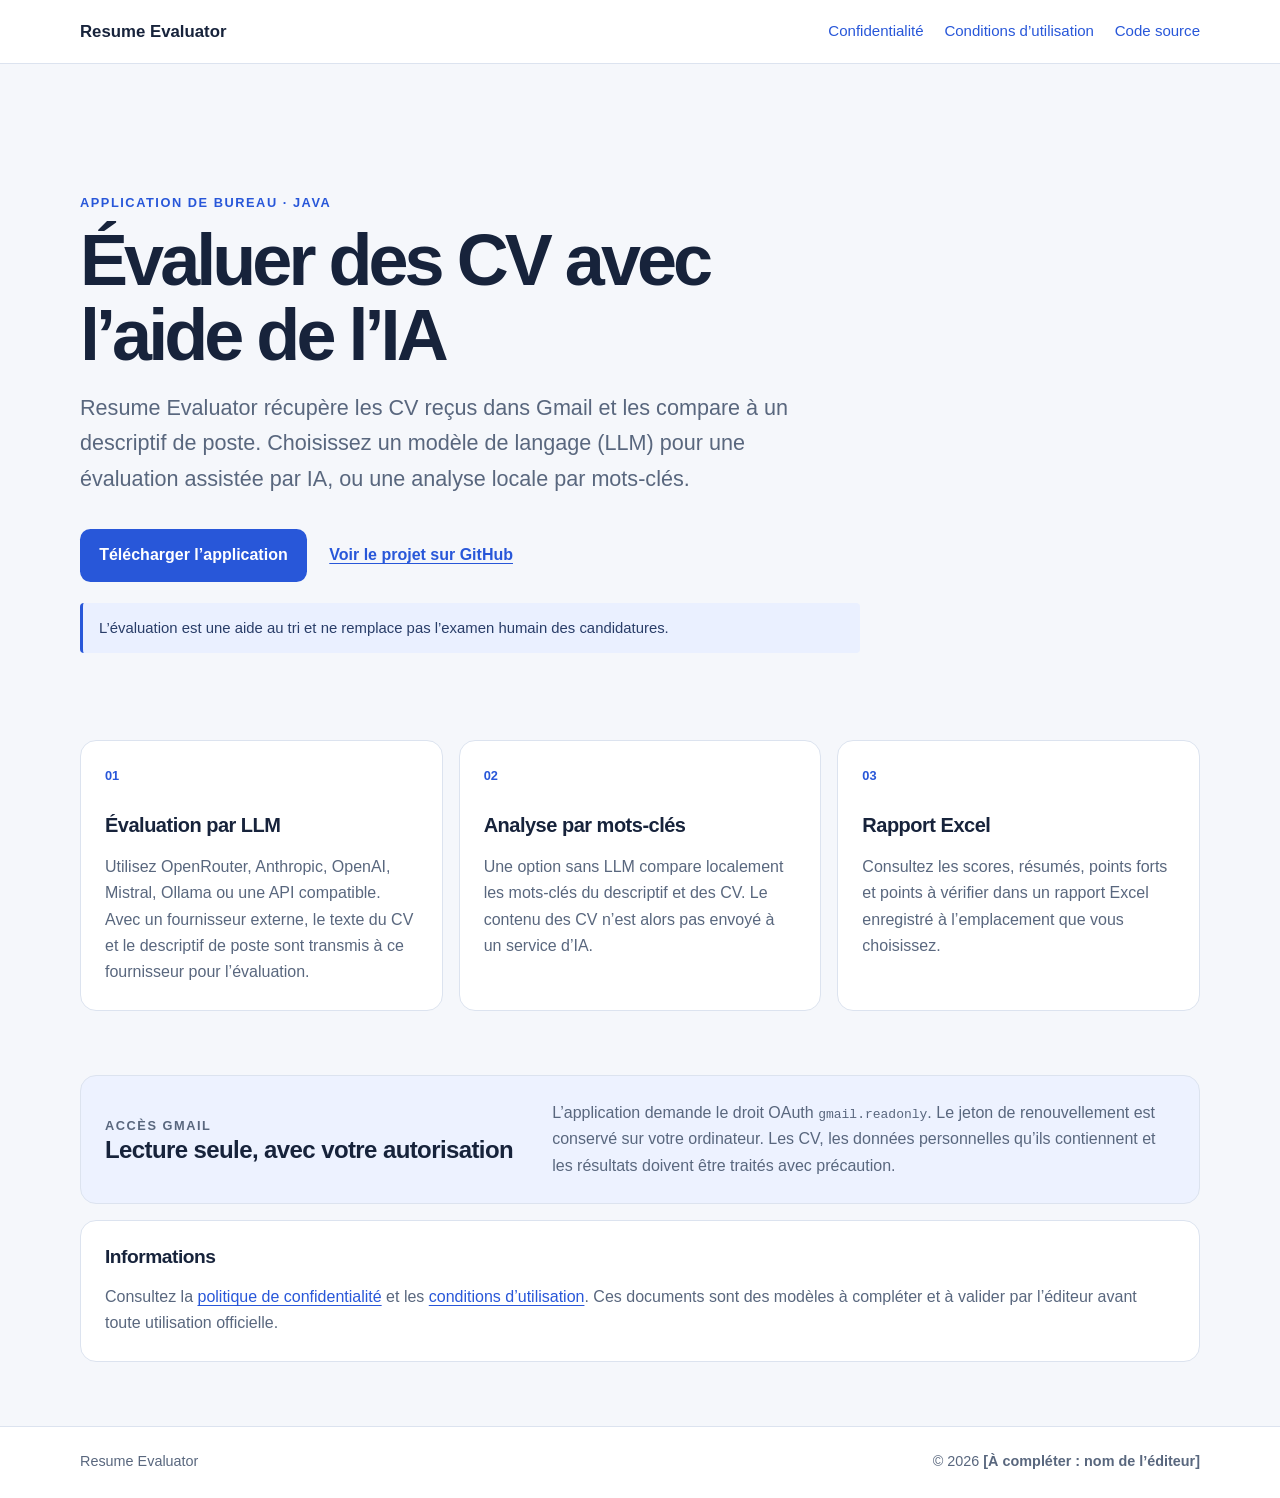
<file: site/index.html>
<!doctype html>
<html lang="fr">
<head>
  <meta charset="utf-8">
  <meta name="viewport" content="width=device-width, initial-scale=1">
  <meta name="description" content="Resume Evaluator aide à analyser des CV avec un LLM ou par mots-clés, à partir de Gmail.">
  <title>Resume Evaluator — Évaluation de CV</title>
  <link rel="stylesheet" href="styles.css">
</head>
<body>
  <header class="site-header">
    <a class="brand" href="./">Resume Evaluator</a>
    <nav aria-label="Navigation principale">
      <a href="privacy.html">Confidentialité</a>
      <a href="terms.html">Conditions d’utilisation</a>
      <a href="https://github.com/yahyaensi/resume-evaluator">Code source</a>
    </nav>
  </header>

  <main>
    <section class="hero">
      <p class="eyebrow">Application de bureau · Java</p>
      <h1>Évaluer des CV avec l’aide de l’IA</h1>
      <p class="lead">
        Resume Evaluator récupère les CV reçus dans Gmail et les compare à un descriptif de poste.
        Choisissez un modèle de langage (LLM) pour une évaluation assistée par IA, ou une analyse
        locale par mots-clés.
      </p>
      <div class="actions">
        <a class="button" href="https://github.com/yahyaensi/resume-evaluator/releases">Télécharger l’application</a>
        <a class="text-link" href="https://github.com/yahyaensi/resume-evaluator">Voir le projet sur GitHub</a>
      </div>
      <p class="notice">
        L’évaluation est une aide au tri et ne remplace pas l’examen humain des candidatures.
      </p>
    </section>

    <section class="features" aria-label="Fonctionnalités">
      <article class="card">
        <span class="card-number">01</span>
        <h2>Évaluation par LLM</h2>
        <p>
          Utilisez OpenRouter, Anthropic, OpenAI, Mistral, Ollama ou une API compatible.
          Avec un fournisseur externe, le texte du CV et le descriptif de poste sont transmis
          à ce fournisseur pour l’évaluation.
        </p>
      </article>
      <article class="card">
        <span class="card-number">02</span>
        <h2>Analyse par mots-clés</h2>
        <p>
          Une option sans LLM compare localement les mots-clés du descriptif et des CV.
          Le contenu des CV n’est alors pas envoyé à un service d’IA.
        </p>
      </article>
      <article class="card">
        <span class="card-number">03</span>
        <h2>Rapport Excel</h2>
        <p>
          Consultez les scores, résumés, points forts et points à vérifier dans un rapport
          Excel enregistré à l’emplacement que vous choisissez.
        </p>
      </article>
    </section>

    <section class="info-panel">
      <div>
        <p class="eyebrow">Accès Gmail</p>
        <h2>Lecture seule, avec votre autorisation</h2>
      </div>
      <p>
        L’application demande le droit OAuth <code>gmail.readonly</code>. Le jeton de
        renouvellement est conservé sur votre ordinateur. Les CV, les données personnelles
        qu’ils contiennent et les résultats doivent être traités avec précaution.
      </p>
    </section>

    <section class="legal-links" aria-label="Informations juridiques">
      <h2>Informations</h2>
      <p>
        Consultez la <a href="privacy.html">politique de confidentialité</a> et les
        <a href="terms.html">conditions d’utilisation</a>. Ces documents sont des modèles
        à compléter et à valider par l’éditeur avant toute utilisation officielle.
      </p>
    </section>
  </main>

  <footer class="site-footer">
    <span>Resume Evaluator</span>
    <span>© <span id="year">2026</span> <strong>[À compléter : nom de l’éditeur]</strong></span>
  </footer>
</body>
</html>
</file>
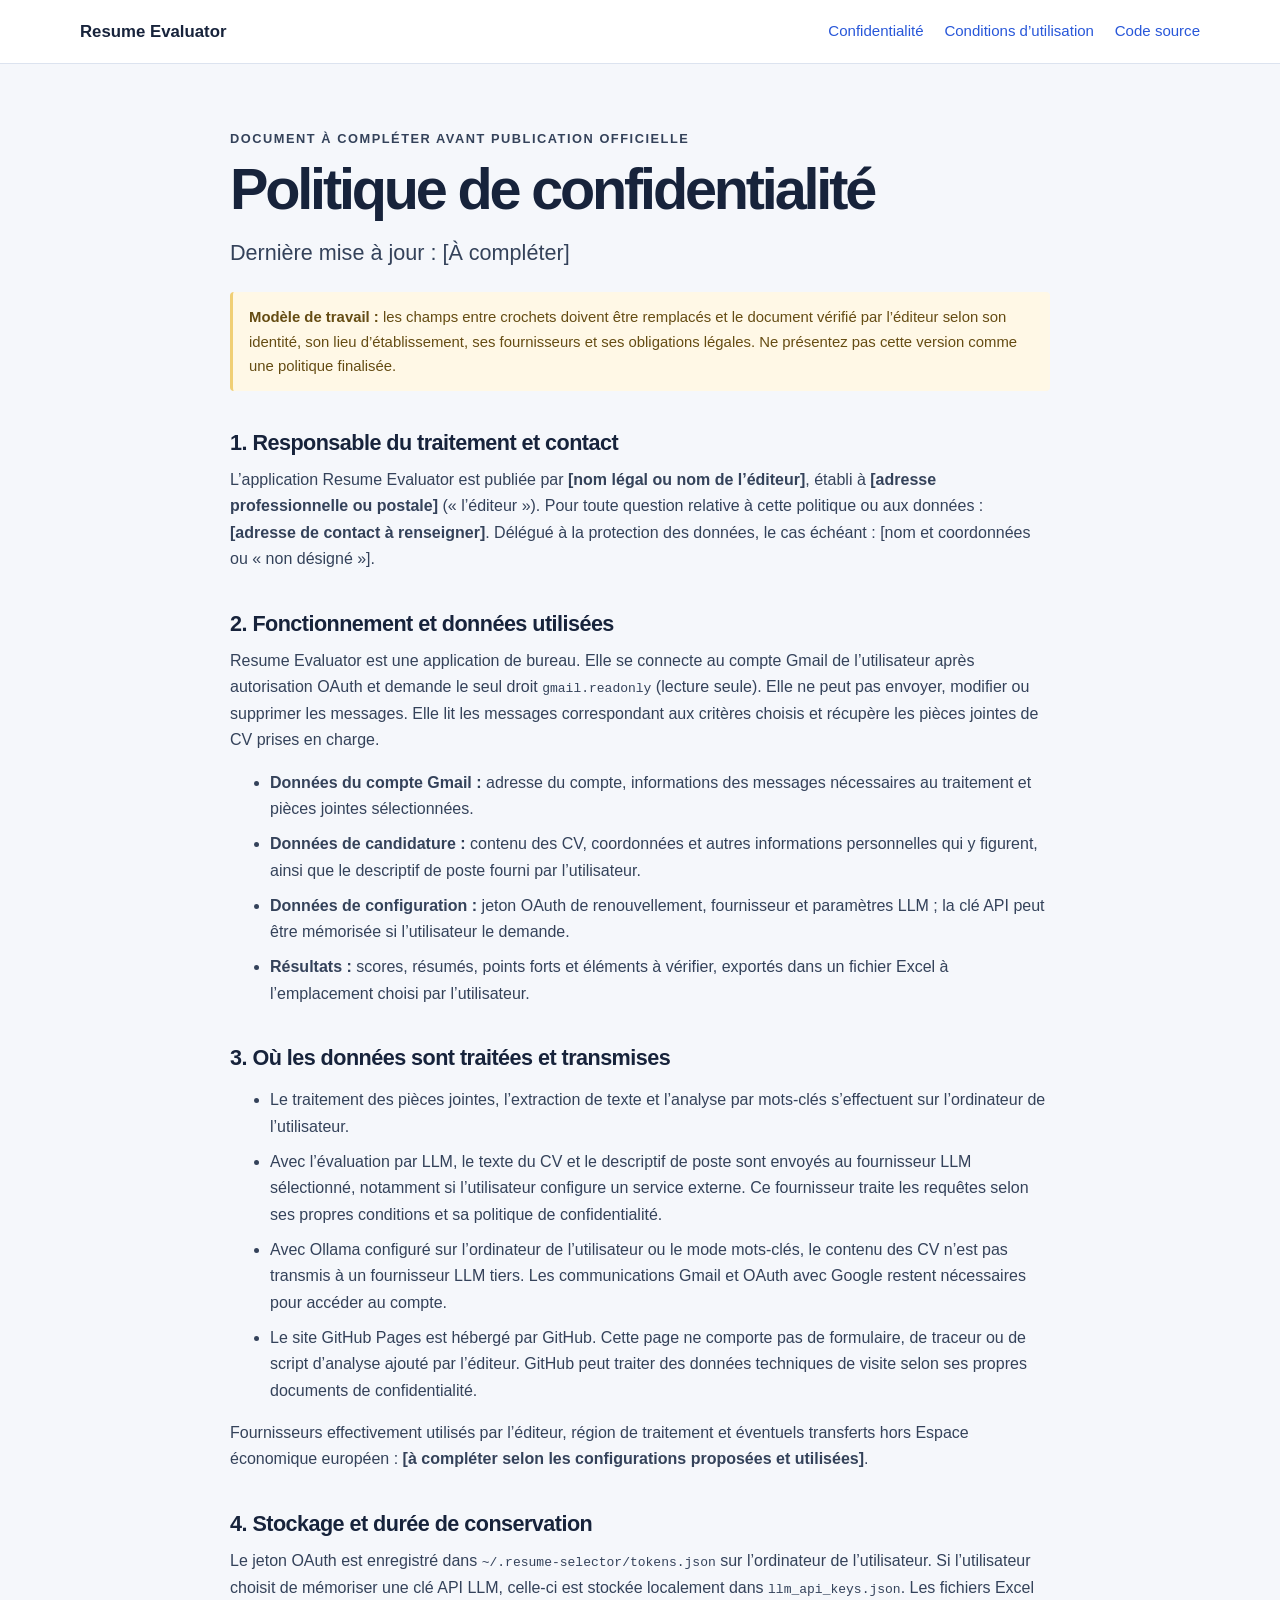
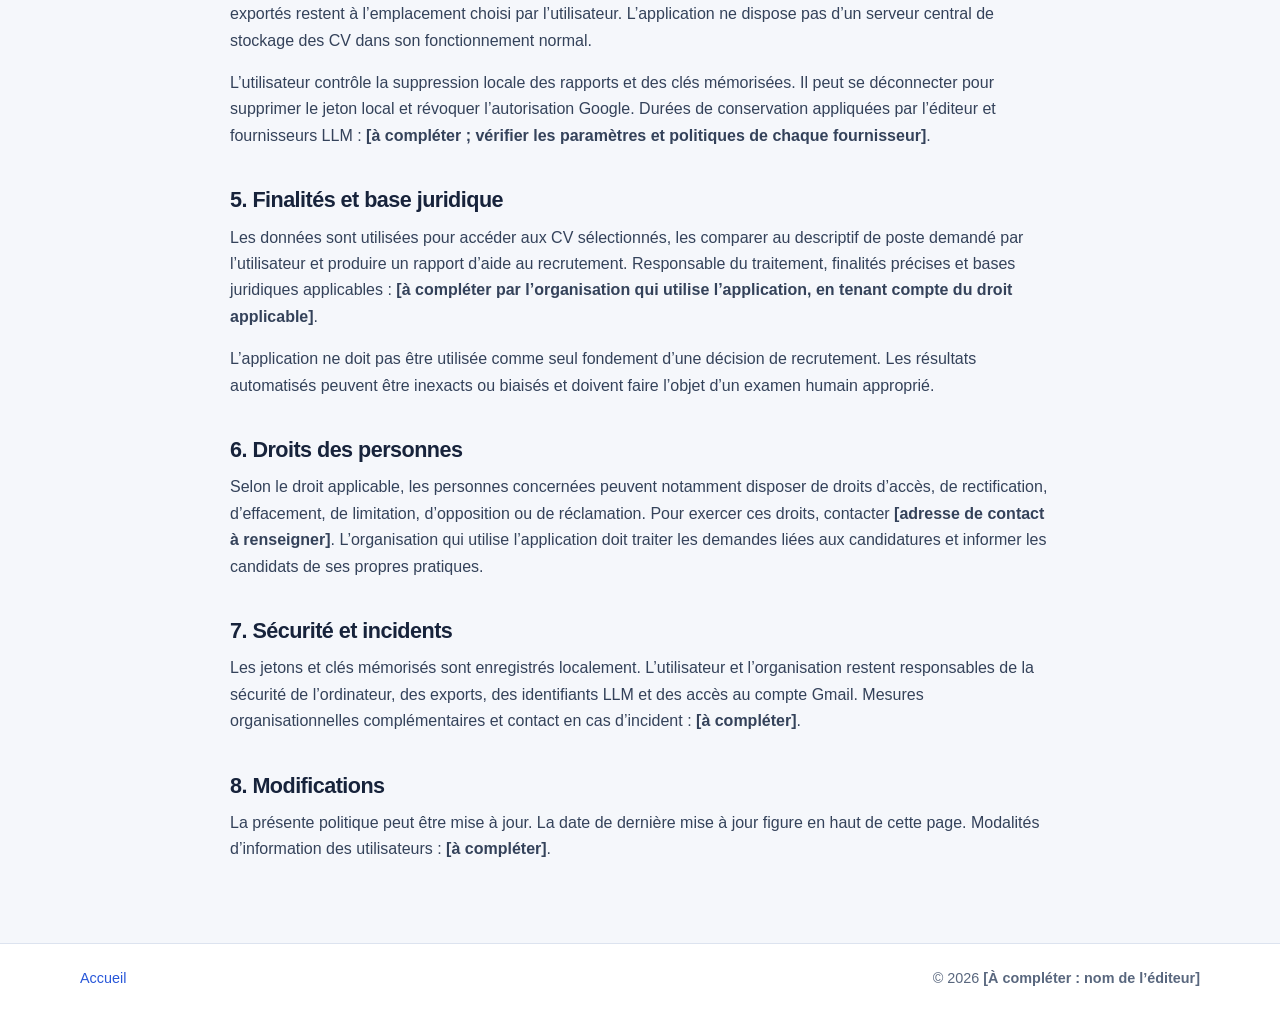
<file: site/privacy.html>
<!doctype html>
<html lang="fr">
<head>
  <meta charset="utf-8">
  <meta name="viewport" content="width=device-width, initial-scale=1">
  <meta name="description" content="Modèle de politique de confidentialité de Resume Evaluator, à compléter par son éditeur.">
  <title>Confidentialité — Resume Evaluator</title>
  <link rel="stylesheet" href="styles.css">
</head>
<body>
  <header class="site-header">
    <a class="brand" href="./">Resume Evaluator</a>
    <nav aria-label="Navigation principale">
      <a href="privacy.html" aria-current="page">Confidentialité</a>
      <a href="terms.html">Conditions d’utilisation</a>
      <a href="https://github.com/yahyaensi/resume-evaluator">Code source</a>
    </nav>
  </header>

  <main class="document">
    <p class="eyebrow">Document à compléter avant publication officielle</p>
    <h1>Politique de confidentialité</h1>
    <p class="lead">Dernière mise à jour : [À compléter]</p>
    <aside class="notice warning">
      <strong>Modèle de travail :</strong> les champs entre crochets doivent être remplacés et
      le document vérifié par l’éditeur selon son identité, son lieu d’établissement, ses
      fournisseurs et ses obligations légales. Ne présentez pas cette version comme une
      politique finalisée.
    </aside>

    <h2>1. Responsable du traitement et contact</h2>
    <p>
      L’application Resume Evaluator est publiée par <strong>[nom légal ou nom de l’éditeur]</strong>,
      établi à <strong>[adresse professionnelle ou postale]</strong> (« l’éditeur »).
      Pour toute question relative à cette politique ou aux données : <strong>[adresse de contact à renseigner]</strong>.
      Délégué à la protection des données, le cas échéant : [nom et coordonnées ou « non désigné »].
    </p>

    <h2>2. Fonctionnement et données utilisées</h2>
    <p>
      Resume Evaluator est une application de bureau. Elle se connecte au compte Gmail de
      l’utilisateur après autorisation OAuth et demande le seul droit
      <code>gmail.readonly</code> (lecture seule). Elle ne peut pas envoyer, modifier ou supprimer
      les messages. Elle lit les messages correspondant aux critères choisis et récupère les
      pièces jointes de CV prises en charge.
    </p>
    <ul>
      <li><strong>Données du compte Gmail :</strong> adresse du compte, informations des messages nécessaires au traitement et pièces jointes sélectionnées.</li>
      <li><strong>Données de candidature :</strong> contenu des CV, coordonnées et autres informations personnelles qui y figurent, ainsi que le descriptif de poste fourni par l’utilisateur.</li>
      <li><strong>Données de configuration :</strong> jeton OAuth de renouvellement, fournisseur et paramètres LLM ; la clé API peut être mémorisée si l’utilisateur le demande.</li>
      <li><strong>Résultats :</strong> scores, résumés, points forts et éléments à vérifier, exportés dans un fichier Excel à l’emplacement choisi par l’utilisateur.</li>
    </ul>

    <h2>3. Où les données sont traitées et transmises</h2>
    <ul>
      <li>Le traitement des pièces jointes, l’extraction de texte et l’analyse par mots-clés s’effectuent sur l’ordinateur de l’utilisateur.</li>
      <li>Avec l’évaluation par LLM, le texte du CV et le descriptif de poste sont envoyés au fournisseur LLM sélectionné, notamment si l’utilisateur configure un service externe. Ce fournisseur traite les requêtes selon ses propres conditions et sa politique de confidentialité.</li>
      <li>Avec Ollama configuré sur l’ordinateur de l’utilisateur ou le mode mots-clés, le contenu des CV n’est pas transmis à un fournisseur LLM tiers. Les communications Gmail et OAuth avec Google restent nécessaires pour accéder au compte.</li>
      <li>Le site GitHub Pages est hébergé par GitHub. Cette page ne comporte pas de formulaire, de traceur ou de script d’analyse ajouté par l’éditeur. GitHub peut traiter des données techniques de visite selon ses propres documents de confidentialité.</li>
    </ul>
    <p>
      Fournisseurs effectivement utilisés par l’éditeur, région de traitement et éventuels transferts
      hors Espace économique européen : <strong>[à compléter selon les configurations proposées et utilisées]</strong>.
    </p>

    <h2>4. Stockage et durée de conservation</h2>
    <p>
      Le jeton OAuth est enregistré dans <code>~/.resume-selector/tokens.json</code> sur l’ordinateur
      de l’utilisateur. Si l’utilisateur choisit de mémoriser une clé API LLM, celle-ci est stockée
      localement dans <code>llm_api_keys.json</code>. Les fichiers Excel exportés restent à
      l’emplacement choisi par l’utilisateur. L’application ne dispose pas d’un serveur central
      de stockage des CV dans son fonctionnement normal.
    </p>
    <p>
      L’utilisateur contrôle la suppression locale des rapports et des clés mémorisées. Il peut
      se déconnecter pour supprimer le jeton local et révoquer l’autorisation Google. Durées de
      conservation appliquées par l’éditeur et fournisseurs LLM : <strong>[à compléter ; vérifier
      les paramètres et politiques de chaque fournisseur]</strong>.
    </p>

    <h2>5. Finalités et base juridique</h2>
    <p>
      Les données sont utilisées pour accéder aux CV sélectionnés, les comparer au descriptif de
      poste demandé par l’utilisateur et produire un rapport d’aide au recrutement. Responsable
      du traitement, finalités précises et bases juridiques applicables : <strong>[à compléter par
      l’organisation qui utilise l’application, en tenant compte du droit applicable]</strong>.
    </p>
    <p>
      L’application ne doit pas être utilisée comme seul fondement d’une décision de recrutement.
      Les résultats automatisés peuvent être inexacts ou biaisés et doivent faire l’objet d’un
      examen humain approprié.
    </p>

    <h2>6. Droits des personnes</h2>
    <p>
      Selon le droit applicable, les personnes concernées peuvent notamment disposer de droits
      d’accès, de rectification, d’effacement, de limitation, d’opposition ou de réclamation.
      Pour exercer ces droits, contacter <strong>[adresse de contact à renseigner]</strong>.
      L’organisation qui utilise l’application doit traiter les demandes liées aux candidatures
      et informer les candidats de ses propres pratiques.
    </p>

    <h2>7. Sécurité et incidents</h2>
    <p>
      Les jetons et clés mémorisés sont enregistrés localement. L’utilisateur et l’organisation
      restent responsables de la sécurité de l’ordinateur, des exports, des identifiants LLM et
      des accès au compte Gmail. Mesures organisationnelles complémentaires et contact en cas
      d’incident : <strong>[à compléter]</strong>.
    </p>

    <h2>8. Modifications</h2>
    <p>
      La présente politique peut être mise à jour. La date de dernière mise à jour figure en haut
      de cette page. Modalités d’information des utilisateurs : <strong>[à compléter]</strong>.
    </p>
  </main>

  <footer class="site-footer">
    <a href="./">Accueil</a>
    <span>© 2026 <strong>[À compléter : nom de l’éditeur]</strong></span>
  </footer>
</body>
</html>
</file>
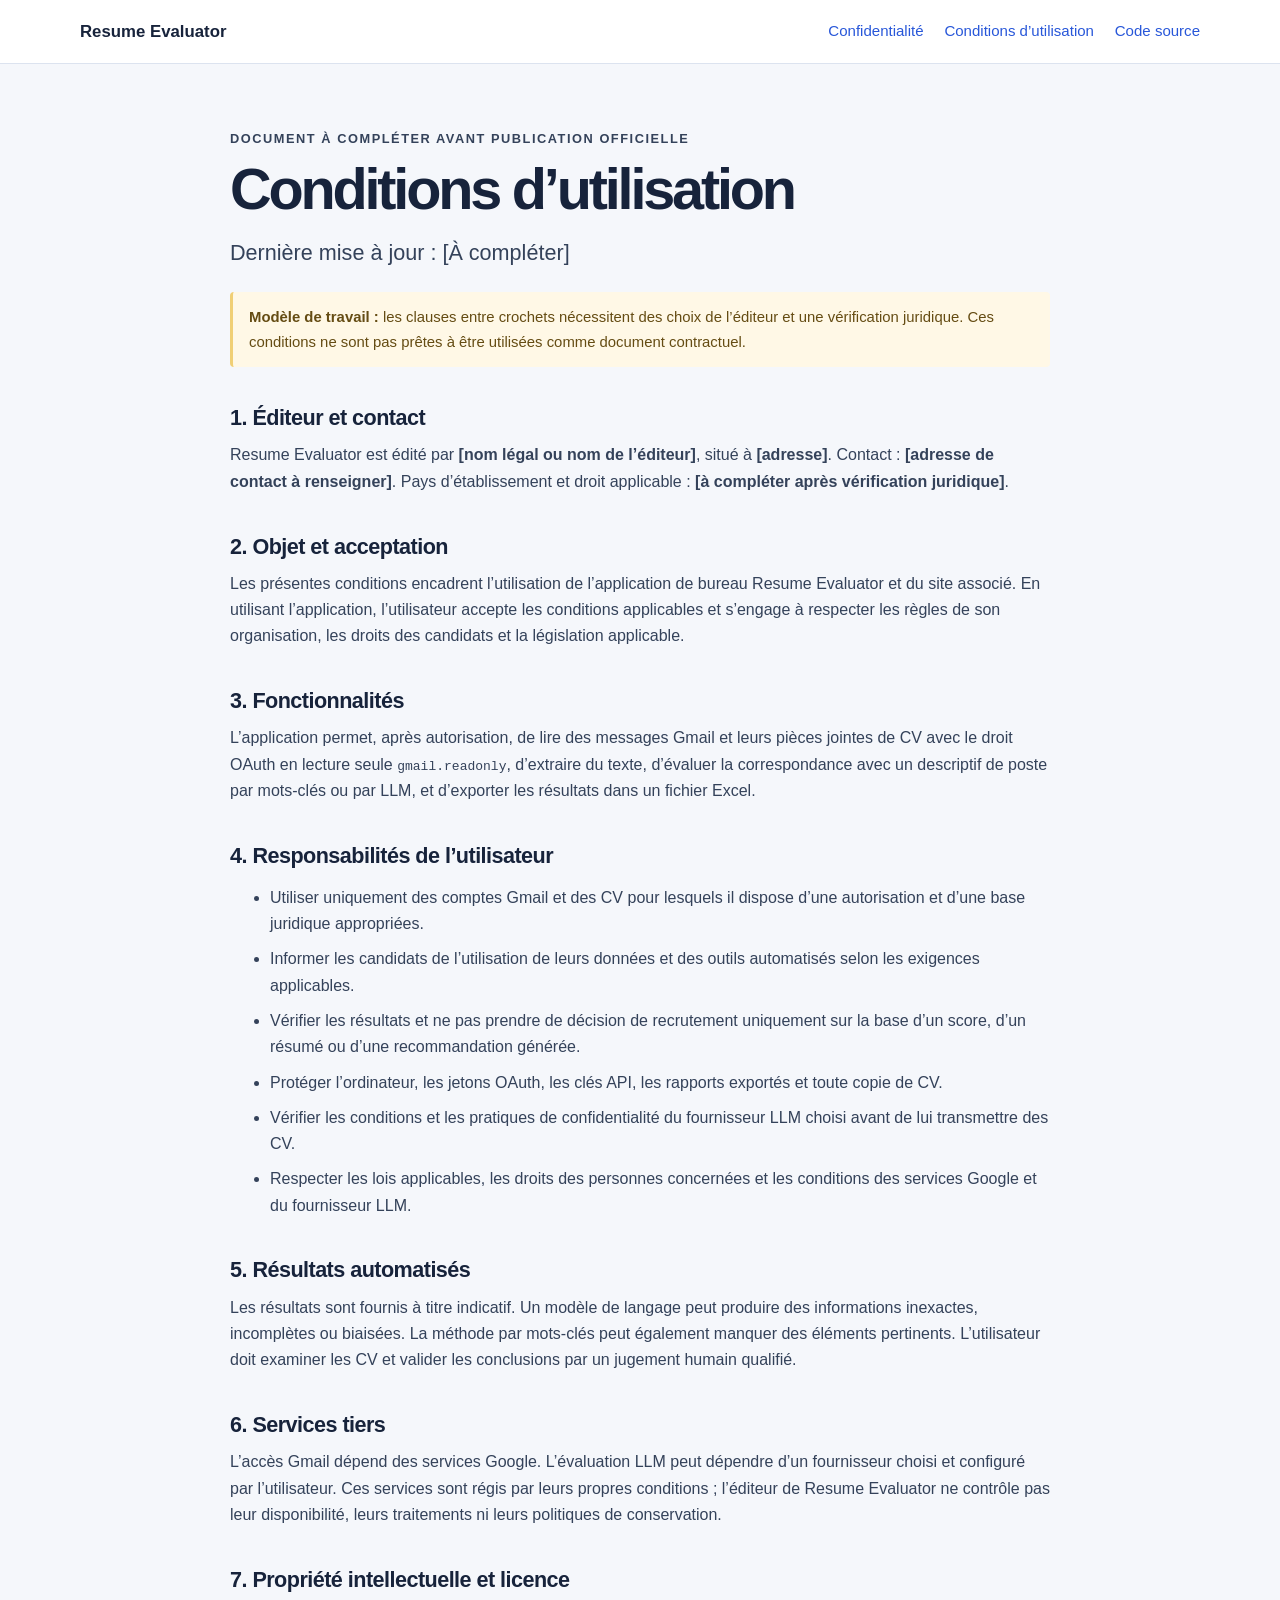
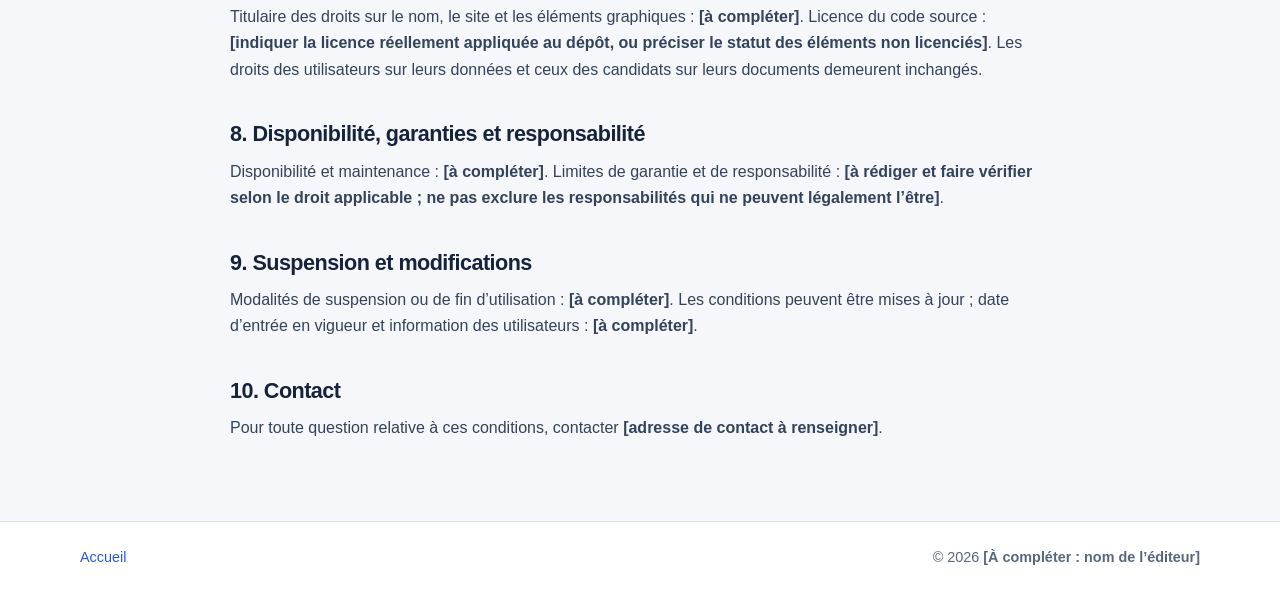
<file: site/terms.html>
<!doctype html>
<html lang="fr">
<head>
  <meta charset="utf-8">
  <meta name="viewport" content="width=device-width, initial-scale=1">
  <meta name="description" content="Modèle de conditions d’utilisation de Resume Evaluator, à compléter par son éditeur.">
  <title>Conditions d’utilisation — Resume Evaluator</title>
  <link rel="stylesheet" href="styles.css">
</head>
<body>
  <header class="site-header">
    <a class="brand" href="./">Resume Evaluator</a>
    <nav aria-label="Navigation principale">
      <a href="privacy.html">Confidentialité</a>
      <a href="terms.html" aria-current="page">Conditions d’utilisation</a>
      <a href="https://github.com/yahyaensi/resume-evaluator">Code source</a>
    </nav>
  </header>

  <main class="document">
    <p class="eyebrow">Document à compléter avant publication officielle</p>
    <h1>Conditions d’utilisation</h1>
    <p class="lead">Dernière mise à jour : [À compléter]</p>
    <aside class="notice warning">
      <strong>Modèle de travail :</strong> les clauses entre crochets nécessitent des choix de
      l’éditeur et une vérification juridique. Ces conditions ne sont pas prêtes à être utilisées
      comme document contractuel.
    </aside>

    <h2>1. Éditeur et contact</h2>
    <p>
      Resume Evaluator est édité par <strong>[nom légal ou nom de l’éditeur]</strong>, situé à
      <strong>[adresse]</strong>. Contact : <strong>[adresse de contact à renseigner]</strong>.
      Pays d’établissement et droit applicable : <strong>[à compléter après vérification juridique]</strong>.
    </p>

    <h2>2. Objet et acceptation</h2>
    <p>
      Les présentes conditions encadrent l’utilisation de l’application de bureau Resume Evaluator
      et du site associé. En utilisant l’application, l’utilisateur accepte les conditions
      applicables et s’engage à respecter les règles de son organisation, les droits des candidats
      et la législation applicable.
    </p>

    <h2>3. Fonctionnalités</h2>
    <p>
      L’application permet, après autorisation, de lire des messages Gmail et leurs pièces jointes
      de CV avec le droit OAuth en lecture seule <code>gmail.readonly</code>, d’extraire du texte,
      d’évaluer la correspondance avec un descriptif de poste par mots-clés ou par LLM, et
      d’exporter les résultats dans un fichier Excel.
    </p>

    <h2>4. Responsabilités de l’utilisateur</h2>
    <ul>
      <li>Utiliser uniquement des comptes Gmail et des CV pour lesquels il dispose d’une autorisation et d’une base juridique appropriées.</li>
      <li>Informer les candidats de l’utilisation de leurs données et des outils automatisés selon les exigences applicables.</li>
      <li>Vérifier les résultats et ne pas prendre de décision de recrutement uniquement sur la base d’un score, d’un résumé ou d’une recommandation générée.</li>
      <li>Protéger l’ordinateur, les jetons OAuth, les clés API, les rapports exportés et toute copie de CV.</li>
      <li>Vérifier les conditions et les pratiques de confidentialité du fournisseur LLM choisi avant de lui transmettre des CV.</li>
      <li>Respecter les lois applicables, les droits des personnes concernées et les conditions des services Google et du fournisseur LLM.</li>
    </ul>

    <h2>5. Résultats automatisés</h2>
    <p>
      Les résultats sont fournis à titre indicatif. Un modèle de langage peut produire des
      informations inexactes, incomplètes ou biaisées. La méthode par mots-clés peut également
      manquer des éléments pertinents. L’utilisateur doit examiner les CV et valider les
      conclusions par un jugement humain qualifié.
    </p>

    <h2>6. Services tiers</h2>
    <p>
      L’accès Gmail dépend des services Google. L’évaluation LLM peut dépendre d’un fournisseur
      choisi et configuré par l’utilisateur. Ces services sont régis par leurs propres conditions
      ; l’éditeur de Resume Evaluator ne contrôle pas leur disponibilité, leurs traitements ni
      leurs politiques de conservation.
    </p>

    <h2>7. Propriété intellectuelle et licence</h2>
    <p>
      Titulaire des droits sur le nom, le site et les éléments graphiques : <strong>[à compléter]</strong>.
      Licence du code source : <strong>[indiquer la licence réellement appliquée au dépôt, ou préciser
      le statut des éléments non licenciés]</strong>. Les droits des utilisateurs sur leurs données
      et ceux des candidats sur leurs documents demeurent inchangés.
    </p>

    <h2>8. Disponibilité, garanties et responsabilité</h2>
    <p>
      Disponibilité et maintenance : <strong>[à compléter]</strong>. Limites de garantie et de
      responsabilité : <strong>[à rédiger et faire vérifier selon le droit applicable ; ne pas
      exclure les responsabilités qui ne peuvent légalement l’être]</strong>.
    </p>

    <h2>9. Suspension et modifications</h2>
    <p>
      Modalités de suspension ou de fin d’utilisation : <strong>[à compléter]</strong>. Les
      conditions peuvent être mises à jour ; date d’entrée en vigueur et information des
      utilisateurs : <strong>[à compléter]</strong>.
    </p>

    <h2>10. Contact</h2>
    <p>
      Pour toute question relative à ces conditions, contacter
      <strong>[adresse de contact à renseigner]</strong>.
    </p>
  </main>

  <footer class="site-footer">
    <a href="./">Accueil</a>
    <span>© 2026 <strong>[À compléter : nom de l’éditeur]</strong></span>
  </footer>
</body>
</html>
</file>
<file: site/styles.css>
:root {
  color-scheme: light;
  --ink: #17233b;
  --muted: #59677e;
  --blue: #2857d9;
  --blue-dark: #193ca0;
  --paper: #f5f7fb;
  --line: #dce3ef;
  --white: #fff;
  --warning-bg: #fff8e6;
  --warning-line: #f0cf75;
}

* {
  box-sizing: border-box;
}

body {
  margin: 0;
  background: var(--paper);
  color: var(--ink);
  font-family: "Segoe UI", Arial, sans-serif;
  line-height: 1.65;
}

a {
  color: var(--blue);
  text-underline-offset: 0.18em;
}

a:hover {
  color: var(--blue-dark);
}

.site-header,
.site-footer {
  display: flex;
  align-items: center;
  justify-content: space-between;
  gap: 1.5rem;
  padding: 1.1rem max(6vw, calc((100vw - 1120px) / 2));
  background: var(--white);
}

.site-header {
  border-bottom: 1px solid var(--line);
}

.brand {
  color: var(--ink);
  font-size: 1.05rem;
  font-weight: 750;
  text-decoration: none;
  white-space: nowrap;
}

nav {
  display: flex;
  flex-wrap: wrap;
  gap: 1.3rem;
  font-size: 0.94rem;
}

nav a,
.site-footer a {
  text-decoration: none;
}

main {
  width: min(1120px, 88vw);
  margin: 0 auto;
}

.hero {
  padding: clamp(4rem, 10vw, 8rem) 0 4.5rem;
}

.eyebrow {
  margin: 0 0 0.6rem;
  color: var(--blue);
  font-size: 0.8rem;
  font-weight: 750;
  letter-spacing: 0.12em;
  text-transform: uppercase;
}

h1,
h2,
p {
  margin-top: 0;
}

h1 {
  max-width: 800px;
  margin-bottom: 1rem;
  font-size: clamp(2.5rem, 6vw, 4.5rem);
  letter-spacing: -0.055em;
  line-height: 1.05;
}

h2 {
  letter-spacing: -0.025em;
  line-height: 1.2;
}

.lead {
  max-width: 760px;
  color: var(--muted);
  font-size: clamp(1.1rem, 2vw, 1.35rem);
}

.actions {
  display: flex;
  align-items: center;
  flex-wrap: wrap;
  gap: 1.4rem;
  margin: 2rem 0 1.3rem;
}

.button {
  display: inline-block;
  padding: 0.85rem 1.2rem;
  border-radius: 0.65rem;
  background: var(--blue);
  color: var(--white);
  font-weight: 700;
  text-decoration: none;
}

.button:hover {
  background: var(--blue-dark);
  color: var(--white);
}

.text-link {
  font-weight: 650;
}

.notice {
  max-width: 780px;
  padding: 0.8rem 1rem;
  border-left: 3px solid var(--blue);
  border-radius: 0.25rem;
  background: #eaf0ff;
  color: #293d68;
  font-size: 0.93rem;
}

.features {
  display: grid;
  grid-template-columns: repeat(3, minmax(0, 1fr));
  gap: 1rem;
  margin-bottom: 4rem;
}

.card,
.info-panel,
.legal-links {
  padding: 1.5rem;
  border: 1px solid var(--line);
  border-radius: 1rem;
  background: var(--white);
}

.card-number {
  display: block;
  margin-bottom: 1.7rem;
  color: var(--blue);
  font-size: 0.8rem;
  font-weight: 750;
}

.card h2 {
  font-size: 1.25rem;
}

.card p,
.info-panel p,
.legal-links p {
  margin-bottom: 0;
  color: var(--muted);
}

.info-panel {
  display: grid;
  grid-template-columns: 0.8fr 1.2fr;
  gap: 2rem;
  align-items: center;
  margin-bottom: 1rem;
  background: #edf2ff;
}

.info-panel h2 {
  margin-bottom: 0;
}

.legal-links {
  margin-bottom: 4rem;
}

.legal-links h2 {
  font-size: 1.2rem;
}

.document {
  max-width: 820px;
  padding: 4rem 0;
}

.document h1 {
  font-size: clamp(2.4rem, 5vw, 3.6rem);
}

.document h2 {
  margin: 2.4rem 0 0.7rem;
  font-size: 1.35rem;
}

.document p,
.document li {
  color: #34425a;
}

.document li + li {
  margin-top: 0.55rem;
}

.warning {
  max-width: none;
  border-color: var(--warning-line);
  background: var(--warning-bg);
  color: #654c13;
}

.site-footer {
  min-height: 72px;
  border-top: 1px solid var(--line);
  color: var(--muted);
  font-size: 0.9rem;
}

.site-footer span:last-child {
  text-align: right;
}

@media (max-width: 720px) {
  .site-header,
  .site-footer {
    align-items: flex-start;
    flex-direction: column;
    padding-right: 6vw;
    padding-left: 6vw;
  }

  nav {
    gap: 0.8rem 1rem;
  }

  .features,
  .info-panel {
    grid-template-columns: 1fr;
  }

  .site-footer span:last-child {
    text-align: left;
  }
}
</file>
